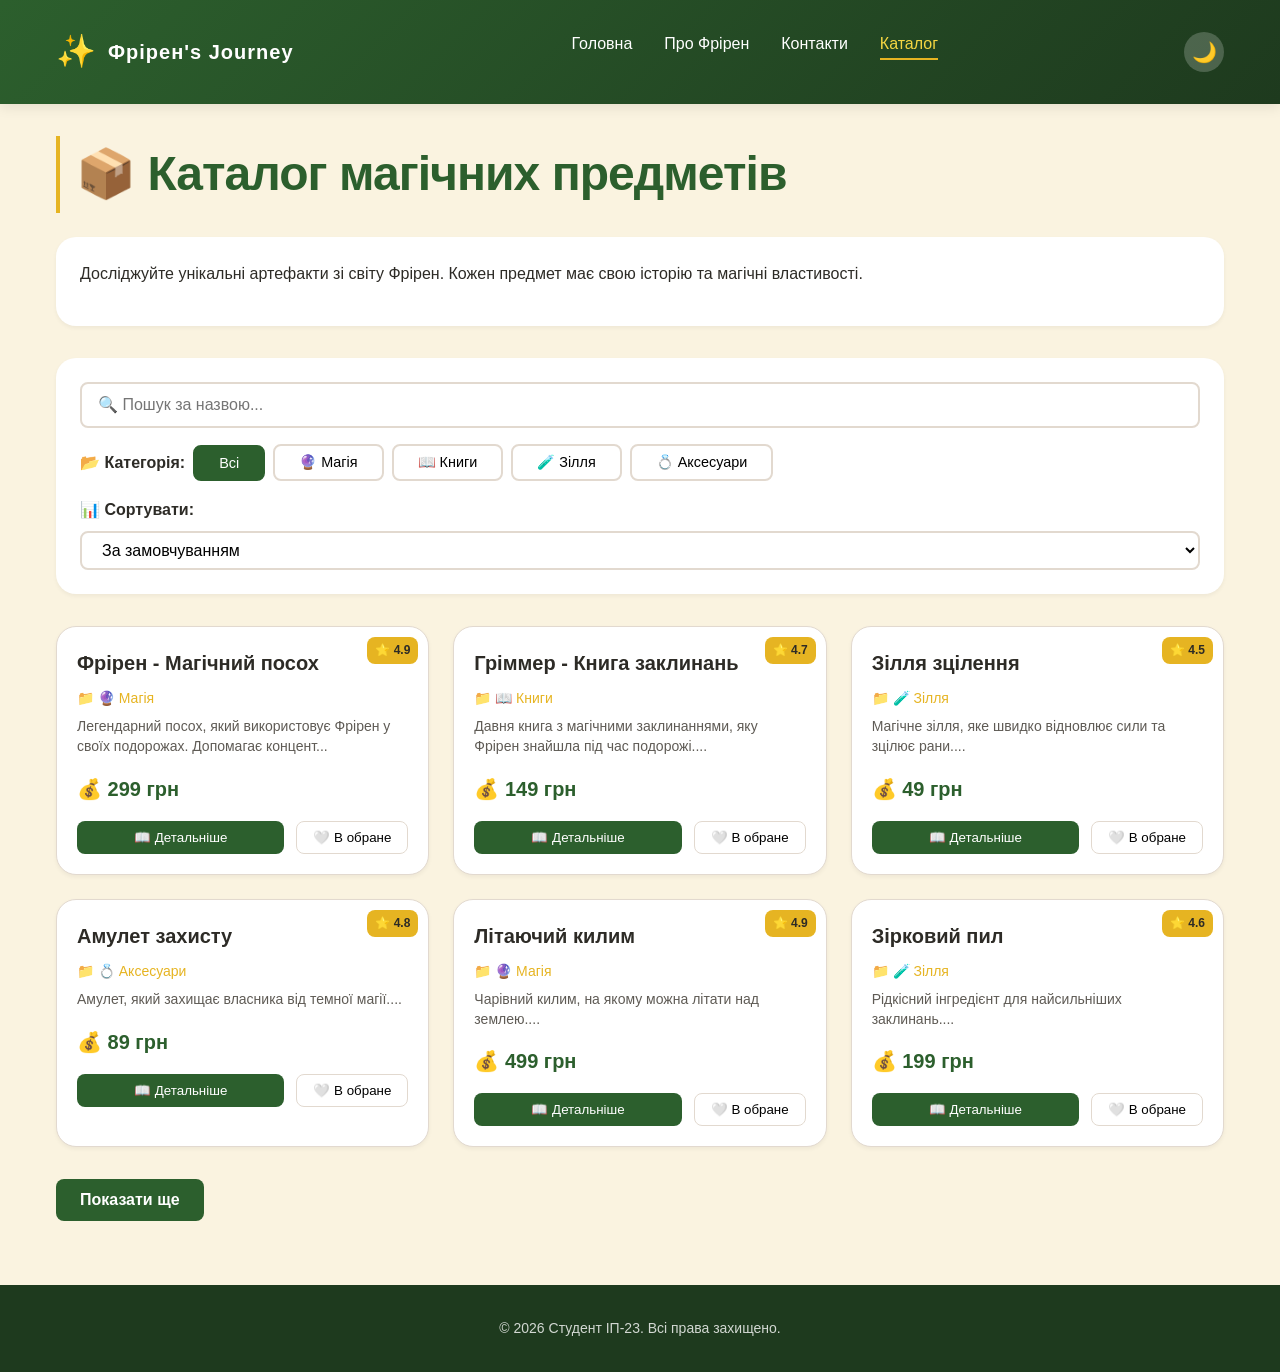
<file: pages/catalog.html>
<!DOCTYPE html>
<html lang="uk">
<head>
    <meta charset="UTF-8">
    <meta name="viewport" content="width=device-width, initial-scale=1.0">
    <title>Каталог магічних предметів | Фрірен</title>
    <link rel="stylesheet" href="../styles/style.css">
    <link rel="stylesheet" href="../styles/responsive.css">
</head>
<body>
    <header class="site-header">
        <div class="container">
            <div class="logo">
                <span class="logo-icon">✨</span>
                <span class="logo-text">Фрірен's Journey</span>
            </div>
            <button class="menu-toggle" aria-label="Меню" aria-expanded="false">☰</button>
            <nav>
                <ul class="nav-list">
                    <li><a href="../index.html">Головна</a></li>
                    <li><a href="about.html">Про Фрірен</a></li>
                    <li><a href="contact.html">Контакти</a></li>
                    <li><a href="catalog.html">Каталог</a></li>
                </ul>
            </nav>
            <button class="theme-switch" aria-label="Змінити тему">🌙</button>
        </div>
    </header>

    <main>
        <div class="container">
            <h1>📦 Каталог магічних предметів</h1>
            
            <div class="section">
                <p>Досліджуйте унікальні артефакти зі світу Фрірен. Кожен предмет має свою історію та магічні властивості.</p>
            </div>

           
            <div class="catalog-controls">
               
                <div class="search-box">
                    <input type="text" id="searchInput" placeholder="🔍 Пошук за назвою..." class="search-input">
                </div>

             
                <div class="filter-controls">
                    <span>📂 Категорія:</span>
                    <button class="filter-btn active" data-category="all">Всі</button>
                    <button class="filter-btn" data-category="magic">🔮 Магія</button>
                    <button class="filter-btn" data-category="book">📖 Книги</button>
                    <button class="filter-btn" data-category="potion">🧪 Зілля</button>
                    <button class="filter-btn" data-category="accessory">💍 Аксесуари</button>
                </div>

         
                <div class="sort-controls">
                    <span>📊 Сортувати:</span>
                    <select id="sortSelect" class="sort-select">
                        <option value="default">За замовчуванням</option>
                        <option value="title-asc">За назвою (А-Я)</option>
                        <option value="title-desc">За назвою (Я-А)</option>
                        <option value="price-asc">За ціною (від дешевих)</option>
                        <option value="price-desc">За ціною (від дорогих)</option>
                        <option value="rating-desc">За рейтингом (високі)</option>
                    </select>
                </div>
            </div>

            <div id="loadingState" class="loading-state">
                <div class="spinner"></div>
                <p>Завантаження магічних предметів...</p>
            </div>

   
            <div id="errorState" class="error-state" style="display: none;">
                <p>❌ Сталася помилка при завантаженні даних. Спробуйте пізніше.</p>
            </div>

            <div id="emptyState" class="empty-state" style="display: none;">
                <p>🔍 Нічого не знайдено за вашим запитом.</p>
            </div>

            <div id="catalogContainer" class="catalog-grid"></div>

            <div class="pagination-controls">
                <button id="loadMoreBtn" class="btn btn-primary">Показати ще</button>
            </div>
        </div>
    </main>

    <div class="modal" id="detailsModal">
        <div class="modal-content">
            <span class="modal-close">&times;</span>
            <div id="modalDetails"></div>
        </div>
    </div>

   
    <button class="back-to-top" aria-label="Вгору">↑</button>

    <footer class="site-footer">
        <div class="container">
            <p>&copy; <span class="current-year">2026</span> Студент ІП-23. Всі права захищено.</p>
        </div>
    </footer>

    <script src="../js/main.js" defer></script>
    <script src="../js/catalog.js" defer></script>
</body>
</html>
</file>
<file: styles/style.css>
:root {
    
    --color-primary: #2c5f2d;      
    --color-primary-dark: #1e3a1e; 
    --color-accent: #e6b422;       
    --color-accent-light: #f5d742; 
    --color-bg: #faf3e0;           
    --color-surface: #ffffff;     
    --color-text: #2d2b26;         
    --color-text-light: #5f5b55;   
    --color-border: #e2d9cf;       
    --color-error: #c44b3c;       
    --color-success: #4a7c59;      
  
    --shadow-sm: 0 2px 4px rgba(0, 0, 0, 0.05);
    --shadow-md: 0 4px 12px rgba(0, 0, 0, 0.08);
    --shadow-lg: 0 8px 24px rgba(0, 0, 0, 0.12);
    
 
    --radius-sm: 8px;
    --radius-md: 12px;
    --radius-lg: 20px;
    
    --transition: all 0.3s ease;
}


*,
*::before,
*::after {
    margin: 0;
    padding: 0;
    box-sizing: border-box;
}


body {
    font-family: 'Segoe UI', 'Roboto', 'Helvetica Neue', Arial, sans-serif;
    line-height: 1.6;
    color: var(--color-text);
    background-color: var(--color-bg);
    min-height: 100vh;
    display: flex;
    flex-direction: column;
}


.container {
    max-width: 1200px;
    width: calc(100% - 48px);
    margin: 0 auto;
    padding: 0 16px;
}


h1 {
    font-size: 2.5rem;
    margin-bottom: 1.5rem;
    color: var(--color-primary);
    font-weight: 700;
    letter-spacing: -0.02em;
    border-left: 4px solid var(--color-accent);
    padding-left: 1rem;
}

h2 {
    font-size: 1.75rem;
    margin: 1.5rem 0 1rem 0;
    color: var(--color-primary-dark);
    font-weight: 600;
}

h3 {
    font-size: 1.25rem;
    margin: 1rem 0 0.75rem 0;
    color: var(--color-text);
    font-weight: 600;
}


p {
    margin-bottom: 1rem;
    color: var(--color-text);
}

strong {
    color: var(--color-primary);
    font-weight: 600;
}

em {
    font-style: italic;
    color: var(--color-accent);
    background-color: rgba(230, 180, 34, 0.1);
    padding: 0.1rem 0.3rem;
    border-radius: var(--radius-sm);
}


.site-header {
    background: linear-gradient(135deg, var(--color-primary) 0%, var(--color-primary-dark) 100%);
    box-shadow: var(--shadow-md);
    position: sticky;
    top: 0;
    z-index: 100;
    padding: 1rem 0;
}

.site-header .container {
    display: flex;
    justify-content: space-between;
    align-items: center;
    flex-wrap: wrap;
    gap: 1rem;
}

.logo {
    display: flex;
    align-items: center;
    gap: 0.75rem;
}

.logo-icon {
    font-size: 2rem;
}

.logo-text {
    color: white;
    font-weight: 700;
    font-size: 1.25rem;
    letter-spacing: 1px;
}

.nav-list {
    display: flex;
    gap: 2rem;
    list-style: none;
}

.nav-list a {
    color: white;
    text-decoration: none;
    font-weight: 500;
    padding: 0.5rem 0;
    transition: var(--transition);
    position: relative;
}

.nav-list a::after {
    content: '';
    position: absolute;
    bottom: 0;
    left: 0;
    width: 0;
    height: 2px;
    background-color: var(--color-accent);
    transition: var(--transition);
}

.nav-list a:hover::after,
.nav-list a.active::after {
    width: 100%;
}

.nav-list a:hover,
.nav-list a.active {
    color: var(--color-accent-light);
}


main {
    flex: 1;
    padding: 2rem 0;
}


.section {
    background: var(--color-surface);
    border-radius: var(--radius-lg);
    padding: 1.5rem;
    margin-bottom: 2rem;
    box-shadow: var(--shadow-sm);
    transition: var(--transition);
}

.section:hover {
    box-shadow: var(--shadow-md);
}

.card {
    background: var(--color-surface);
    border-radius: var(--radius-md);
    padding: 1.5rem;
    box-shadow: var(--shadow-sm);
    transition: var(--transition);
}

.card:hover {
    transform: translateY(-2px);
    box-shadow: var(--shadow-md);
}


ul, ol {
    margin: 1rem 0 1.5rem 1.5rem;
    padding-left: 0.5rem;
}

li {
    margin-bottom: 0.5rem;
    line-height: 1.5;
}

.styled-list {
    list-style: none;
    margin-left: 0;
}

.styled-list li {
    padding: 0.5rem 0 0.5rem 1.5rem;
    position: relative;
}

.styled-list li::before {
    content: '✨';
    position: absolute;
    left: 0;
    color: var(--color-accent);
}

.styled-ol {
    background: var(--color-bg);
    padding: 1rem 1rem 1rem 2rem;
    border-radius: var(--radius-md);
    list-style-position: inside;
}

.styled-ol li::marker {
    color: var(--color-accent);
    font-weight: bold;
}


figure {
    margin: 1.5rem 0;
    text-align: center;
}

figure img {
    max-width: 100%;
    height: auto;
    border-radius: var(--radius-md);
    box-shadow: var(--shadow-md);
    transition: var(--transition);
}

figure img:hover {
    transform: scale(1.02);
    box-shadow: var(--shadow-lg);
}

figcaption {
    margin-top: 0.75rem;
    font-size: 0.875rem;
    color: var(--color-text-light);
    font-style: italic;
}


.table-wrapper {
    overflow-x: auto;
    margin: 1.5rem 0;
}

table {
    width: 100%;
    border-collapse: collapse;
    background: var(--color-surface);
    border-radius: var(--radius-md);
    overflow: hidden;
    box-shadow: var(--shadow-sm);
}

caption {
    caption-side: bottom;
    padding: 0.75rem;
    font-size: 0.875rem;
    color: var(--color-text-light);
    margin-top: 0.5rem;
}

th {
    background: var(--color-primary);
    color: white;
    padding: 0.75rem 1rem;
    font-weight: 600;
    text-align: left;
}

td {
    padding: 0.75rem 1rem;
    border-bottom: 1px solid var(--color-border);
}

tbody tr:nth-child(even) {
    background-color: rgba(44, 95, 45, 0.05);
}

tbody tr:hover {
    background-color: rgba(230, 180, 34, 0.1);
    transition: var(--transition);
}

.media-card {
    background: var(--color-surface);
    border-radius: var(--radius-lg);
    padding: 1.5rem;
    margin-bottom: 1.5rem;
    box-shadow: var(--shadow-sm);
}

.media-card h2 {
    margin-top: 0;
    border-left: 3px solid var(--color-accent);
    padding-left: 1rem;
}

video, audio {
    width: 100%;
    max-width: 100%;
    border-radius: var(--radius-md);
    margin: 1rem 0;
}

video {
    max-height: 450px;
    object-fit: cover;
}

.media-flex {
    display: flex;
    gap: 2rem;
    flex-wrap: wrap;
    margin-top: 1.5rem;
}

.media-flex .media-card {
    flex: 1;
    min-width: 250px;
}

.form-card {
    background: var(--color-surface);
    border-radius: var(--radius-lg);
    padding: 2rem;
    box-shadow: var(--shadow-md);
    max-width: 700px;
    margin: 0 auto;
}

.form-group {
    margin-bottom: 1.25rem;
}

.form-group label {
    display: block;
    margin-bottom: 0.5rem;
    font-weight: 500;
    color: var(--color-text);
}

.form-group label .required {
    color: var(--color-error);
    margin-left: 0.25rem;
}

input,
select,
textarea {
    width: 100%;
    padding: 0.75rem 1rem;
    border: 2px solid var(--color-border);
    border-radius: var(--radius-sm);
    font-size: 1rem;
    font-family: inherit;
    background: white;
    transition: var(--transition);
}

input:focus,
select:focus,
textarea:focus {
    outline: none;
    border-color: var(--color-primary);
    box-shadow: 0 0 0 3px rgba(44, 95, 45, 0.15);
}

input:hover,
select:hover,
textarea:hover {
    border-color: var(--color-accent);
}

input:required:invalid:not(:placeholder-shown) {
    border-color: var(--color-error);
}

input:required:valid:not(:placeholder-shown) {
    border-color: var(--color-success);
}

fieldset {
    border: 2px solid var(--color-border);
    border-radius: var(--radius-md);
    padding: 1rem 1.5rem;
    margin: 1rem 0;
}

legend {
    padding: 0 0.5rem;
    font-weight: 600;
    color: var(--color-primary);
}

.radio-group {
    display: flex;
    gap: 1.5rem;
    flex-wrap: wrap;
}

.radio-group label {
    display: inline-flex;
    align-items: center;
    gap: 0.5rem;
    font-weight: normal;
    cursor: pointer;
}

.radio-group input[type="radio"],
.checkbox-group input[type="checkbox"] {
    width: auto;
    cursor: pointer;
    accent-color: var(--color-primary);
}

.checkbox-group {
    margin: 1rem 0;
}

.checkbox-group label {
    display: inline-flex;
    align-items: center;
    gap: 0.5rem;
    cursor: pointer;
}

.button-group {
    display: flex;
    gap: 1rem;
    flex-wrap: wrap;
    margin-top: 1.5rem;
}

.btn {
    padding: 0.75rem 1.5rem;
    border: none;
    border-radius: var(--radius-sm);
    font-size: 1rem;
    font-weight: 600;
    cursor: pointer;
    transition: var(--transition);
    font-family: inherit;
}

.btn-primary {
    background: var(--color-primary);
    color: white;
}

.btn-primary:hover {
    background: var(--color-primary-dark);
    transform: translateY(-1px);
    box-shadow: var(--shadow-md);
}

.btn-primary:active {
    transform: translateY(0);
}

.btn-secondary {
    background: var(--color-border);
    color: var(--color-text);
}

.btn-secondary:hover {
    background: #d4c9bc;
    transform: translateY(-1px);
}

.site-footer {
    background: var(--color-primary-dark);
    color: rgba(255, 255, 255, 0.8);
    padding: 2rem 0;
    margin-top: auto;
    text-align: center;
    font-size: 0.875rem;
}

.site-footer p {
    color: rgba(255, 255, 255, 0.8);
    margin-bottom: 0;
}


.text-center {
    text-align: center;
}

.mt-0 { margin-top: 0; }
.mb-0 { margin-bottom: 0; }
.mt-2 { margin-top: 0.5rem; }
.mb-2 { margin-bottom: 0.5rem; }
.mt-4 { margin-top: 1rem; }
.mb-4 { margin-bottom: 1rem; }

.btn-primary {
    position: relative;
    overflow: hidden;
}

.btn-primary::after {
    content: '';
    position: absolute;
    top: 50%;
    left: 50%;
    width: 0;
    height: 0;
    background: rgba(255, 255, 255, 0.3);
    border-radius: 50%;
    transform: translate(-50%, -50%);
    transition: width 0.6s, height 0.6s;
}

.btn-primary:active::after {
    width: 300px;
    height: 300px;
}


body.theme-dark {
    background-color: #1a1a2e !important;
}

body.theme-dark .container {
    background-color: transparent;
}

body.theme-dark .section,
body.theme-dark .card,
body.theme-dark .form-card,
body.theme-dark .media-card,
body.theme-dark .accordion-item,
body.theme-dark .accordion-header,
body.theme-dark .accordion-content,
body.theme-dark .character-card {
    background-color: #16213e !important;
}

body.theme-dark .filter-btn {
    background-color: #16213e !important;
}

body.theme-dark .filter-btn.active {
    background-color: var(--color-primary) !important;
}

body.theme-dark h1,
body.theme-dark h2,
body.theme-dark h3,
body.theme-dark p,
body.theme-dark li,
body.theme-dark figcaption {
    color: #eef5ff !important;
}

body.theme-dark table {
    background-color: #16213e !important;
}

body.theme-dark td {
    border-bottom-color: #2a3b5c !important;
}

body.theme-dark input,
body.theme-dark select,
body.theme-dark textarea {
    background-color: #0f172a !important;
    border-color: #2a3b5c !important;
    color: #eef5ff !important;
}

body.theme-dark .site-header {
    background: linear-gradient(135deg, #2c2c4a 0%, #1a1a3e 100%) !important;
}

body.theme-dark .site-footer {
    background: #1a1a3e !important;
}

body.theme-dark .styled-ol {
    background-color: rgba(153, 50, 204, 0.1) !important;
}

body.theme-dark tbody tr:nth-child(even) {
    background-color: rgba(153, 50, 204, 0.1) !important;
}

.back-to-top {
    position: fixed;
    bottom: 30px;
    right: 30px;
    width: 50px;
    height: 50px;
    background: var(--color-primary);
    color: white;
    border: none;
    border-radius: 50%;
    cursor: pointer;
    opacity: 0;
    visibility: hidden;
    transition: all 0.3s;
    font-size: 24px;
}

.back-to-top.visible {
    opacity: 1;
    visibility: visible;
}

.back-to-top:hover {
    background: var(--color-accent);
    transform: translateY(-3px);
}


.accordion-item {
    border: 1px solid var(--color-border);
    border-radius: var(--radius-md);
    margin-bottom: 1rem;
    overflow: hidden;
}

.accordion-header {
    width: 100%;
    padding: 1rem;
    background: var(--color-surface);
    border: none;
    text-align: left;
    font-weight: 600;
    cursor: pointer;
    display: flex;
    justify-content: space-between;
    align-items: center;
    transition: var(--transition);
}

.accordion-header:hover {
    background: rgba(230, 180, 34, 0.1);
}

.accordion-content {
    max-height: 0;
    padding: 0 1rem;
    overflow: hidden;
    transition: max-height 0.3s ease-out;
    background: var(--color-surface);
}

.accordion-item.active .accordion-content {
    max-height: 200px;
    padding: 0 1rem 1rem 1rem;
}

.accordion-header span {
    transition: transform 0.3s;
}

.accordion-item.active .accordion-header span {
    transform: rotate(180deg);
}

.theme-switch {
    background: rgba(255, 255, 255, 0.2);
    border: none;
    border-radius: 50%;
    width: 40px;
    height: 40px;
    cursor: pointer;
    font-size: 20px;
    transition: all 0.3s ease;
}

.theme-switch:hover {
    transform: scale(1.1);
    background: rgba(255, 255, 255, 0.3);
}

.modal {
    display: none;
    position: fixed;
    top: 0;
    left: 0;
    width: 100%;
    height: 100%;
    background: rgba(0, 0, 0, 0.9);
    z-index: 1000;
    justify-content: center;
    align-items: center;
}

.modal.active {
    display: flex;
}

.modal-content {
    position: relative;
    max-width: 90%;
    max-height: 90%;
}

.modal-content img {
    width: 100%;
    height: auto;
    border-radius: 10px;
}

.modal-close {
    position: absolute;
    top: -40px;
    right: 0;
    color: white;
    font-size: 35px;
    cursor: pointer;
    transition: all 0.3s ease;
}

.modal-close:hover {
    color: var(--color-accent);
    transform: scale(1.1);
}

.filter-buttons {
    display: flex;
    gap: 1rem;
    flex-wrap: wrap;
    margin-bottom: 1.5rem;
}

.filter-btn {
    padding: 0.5rem 1.5rem;
    background: var(--color-surface);
    border: 2px solid var(--color-border);
    border-radius: var(--radius-sm);
    cursor: pointer;
    transition: all 0.3s ease;
    font-family: inherit;
    font-size: 0.9rem;
}

.filter-btn.active {
    background: var(--color-primary);
    color: white;
    border-color: var(--color-primary);
}

.filter-btn:hover {
    border-color: var(--color-accent);
    transform: translateY(-2px);
}

.characters-grid {
    display: grid;
    grid-template-columns: repeat(auto-fill, minmax(250px, 1fr));
    gap: 1.5rem;
    margin-top: 1rem;
}

.character-card {
    padding: 1.25rem;
    background: var(--color-surface);
    border-radius: var(--radius-md);
    box-shadow: var(--shadow-sm);
    transition: all 0.3s ease;
    border: 1px solid var(--color-border);
}

.character-card:hover {
    transform: translateY(-3px);
    box-shadow: var(--shadow-md);
    border-color: var(--color-accent);
}

.character-card h3 {
    margin-top: 0;
    margin-bottom: 0.5rem;
}

.character-card p {
    margin-bottom: 0;
    color: var(--color-text-light);
}


#charCounter {
    display: block;
    font-size: 0.75rem;
    margin-top: 0.25rem;
    color: var(--color-text-light);
}

#nameError, #emailError, #messageError {
    display: block;
    font-size: 0.875rem;
    margin-top: 0.25rem;
}

#draftIndicator {
    font-size: 0.875rem;
    margin-bottom: 1rem;
    padding: 0.5rem;
    border-radius: var(--radius-sm);
    background: rgba(0, 0, 0, 0.05);
    text-align: center;
}

#formError {
    font-size: 0.875rem;
    margin-bottom: 1rem;
    text-align: center;
}

.catalog-controls {
    background: var(--color-surface);
    border-radius: var(--radius-lg);
    padding: 1.5rem;
    margin-bottom: 2rem;
    box-shadow: var(--shadow-sm);
}

.search-box {
    margin-bottom: 1rem;
}

.search-input {
    width: 100%;
    padding: 0.75rem 1rem;
    border: 2px solid var(--color-border);
    border-radius: var(--radius-sm);
    font-size: 1rem;
}

.filter-controls {
    display: flex;
    flex-wrap: wrap;
    gap: 0.5rem;
    margin-bottom: 1rem;
    align-items: center;
}

.filter-controls span,
.sort-controls span {
    font-weight: 600;
    color: var(--color-text);
}

.sort-controls {
    display: flex;
    flex-wrap: wrap;
    gap: 0.5rem;
    align-items: center;
}

.sort-select {
    padding: 0.5rem 1rem;
    border: 2px solid var(--color-border);
    border-radius: var(--radius-sm);
    background: var(--color-surface);
    cursor: pointer;
}


.catalog-grid {
    display: grid;
    grid-template-columns: repeat(auto-fill, minmax(300px, 1fr));
    gap: 1.5rem;
    margin: 2rem 0;
}


.catalog-card {
    background: var(--color-surface);
    border-radius: var(--radius-lg);
    overflow: hidden;
    box-shadow: var(--shadow-sm);
    transition: all 0.3s ease;
    position: relative;
    border: 1px solid var(--color-border);
}

.catalog-card:hover {
    transform: translateY(-5px);
    box-shadow: var(--shadow-lg);
}

.card-badge {
    position: absolute;
    top: 10px;
    right: 10px;
    background: var(--color-accent);
    color: #2d2b26;
    padding: 0.25rem 0.5rem;
    border-radius: var(--radius-sm);
    font-size: 0.75rem;
    font-weight: bold;
}

.card-content {
    padding: 1.25rem;
}

.card-content h3 {
    margin: 0 0 0.5rem 0;
    font-size: 1.25rem;
}

.card-category {
    color: var(--color-accent);
    font-size: 0.875rem;
    margin-bottom: 0.5rem;
}

.card-description {
    color: var(--color-text-light);
    font-size: 0.875rem;
    margin-bottom: 1rem;
    line-height: 1.4;
}

.card-price {
    font-size: 1.25rem;
    font-weight: bold;
    color: var(--color-primary);
    margin-bottom: 1rem;
}

.card-buttons {
    display: flex;
    gap: 0.75rem;
    flex-wrap: wrap;
}

.btn-details {
    flex: 1;
    padding: 0.5rem 1rem;
    background: var(--color-primary);
    color: white;
    border: none;
    border-radius: var(--radius-sm);
    cursor: pointer;
    transition: all 0.3s;
}

.btn-details:hover {
    background: var(--color-primary-dark);
}

.btn-favorite {
    padding: 0.5rem 1rem;
    background: var(--color-surface);
    border: 1px solid var(--color-border);
    border-radius: var(--radius-sm);
    cursor: pointer;
    transition: all 0.3s;
}

.btn-favorite.active {
    background: #ff6b6b;
    color: white;
    border-color: #ff6b6b;
}

.btn-favorite:hover {
    background: rgba(255, 107, 107, 0.1);
}


.loading-state {
    text-align: center;
    padding: 3rem;
}

.spinner {
    width: 50px;
    height: 50px;
    border: 4px solid var(--color-border);
    border-top-color: var(--color-primary);
    border-radius: 50%;
    animation: spin 1s linear infinite;
    margin: 0 auto 1rem;
}

@keyframes spin {
    to { transform: rotate(360deg); }
}

.error-state,
.empty-state {
    text-align: center;
    padding: 3rem;
    background: var(--color-surface);
    border-radius: var(--radius-lg);
    color: var(--color-error);
}


.pagination-controls {
    text-align: center;
    margin: 2rem 0;
}


#modalDetails {
    padding: 1rem;
}

#modalDetails h2 {
    margin-top: 0;
}

.detail-category,
.detail-rating,
.detail-price {
    margin-bottom: 0.5rem;
}

.detail-description {
    margin: 1rem 0;
    line-height: 1.6;
}

.btn-favorite-detail {
    padding: 0.75rem 1.5rem;
    background: var(--color-primary);
    color: white;
    border: none;
    border-radius: var(--radius-sm);
    cursor: pointer;
    width: 100%;
}

body.theme-dark .catalog-card {
    background: var(--color-surface);
}

body.theme-dark .btn-favorite {
    background: #0f172a;
}
</file>
<file: styles/responsive.css>
@media (max-width: 768px) {
 
    .container {
        width: calc(100% - 32px);
        padding: 0 12px;
    }
    
    h1 {
        font-size: 1.75rem;
        border-left-width: 3px;
        padding-left: 0.75rem;
    }
    
    h2 {
        font-size: 1.5rem;
    }
    
    h3 {
        font-size: 1.125rem;
    }
    
    .site-header .container {
        flex-direction: column;
        text-align: center;
    }
    
    .logo {
        justify-content: center;
    }
    
    .nav-list {
        flex-direction: column;
        gap: 0.75rem;
        width: 100%;
    }
    
    .nav-list li {
        width: 100%;
    }
    
    .nav-list a {
        display: block;
        padding: 0.5rem;
        border-radius: var(--radius-sm);
    }
    
    .nav-list a:hover {
        background: rgba(255, 255, 255, 0.1);
    }
    
    .nav-list a::after {
        display: none;
    }
    
    .section,
    .card {
        padding: 1rem;
    }
    
    .table-wrapper {
        overflow-x: auto;
    }
    
    table {
        font-size: 0.875rem;
    }
    
    th, td {
        padding: 0.5rem;
    }
    
    .media-flex {
        flex-direction: column;
        gap: 1rem;
    }
    
    .media-flex .media-card {
        min-width: 100%;
    }
    
    .form-card {
        padding: 1.25rem;
        margin: 0 0.5rem;
    }
    
    .radio-group {
        flex-direction: column;
        gap: 0.75rem;
    }
    
    .button-group {
        flex-direction: column;
    }
    
    .btn {
        width: 100%;
        text-align: center;
    }

    video {
        max-height: 300px;
    }
    
    ul, ol {
        margin-left: 1rem;
    }
    
    figure img {
        max-width: 100%;
    }
}


@media (max-width: 480px) {
 
    h1 {
        font-size: 1.5rem;
    }
    
    h2 {
        font-size: 1.25rem;
    }
    
    .container {
        width: calc(100% - 24px);
    }
    
    main {
        padding: 1rem 0;
    }
    
    .section,
    .card {
        padding: 0.875rem;
        margin-bottom: 1rem;
    }
    
    table {
        font-size: 0.75rem;
    }
    
    th, td {
        padding: 0.375rem;
    }
    
    input,
    select,
    textarea {
        padding: 0.5rem 0.75rem;
        font-size: 0.875rem;
    }
    
    .btn {
        padding: 0.5rem 1rem;
        font-size: 0.875rem;
    }
    
 
    video {
        max-height: 250px;
    }
    
    audio {
        width: 100%;
    }
    
 
    .styled-list li::before {
        font-size: 0.875rem;
    }
    
    /* Footer */
    .site-footer {
        padding: 1rem 0;
        font-size: 0.75rem;
    }
}


@media (min-width: 1200px) {
    .container {
        max-width: 1200px;
    }
    
    h1 {
        font-size: 3rem;
    }
    
    h2 {
        font-size: 2rem;
    }
    
    .card {
        padding: 2rem;
    }
}


@media (prefers-color-scheme: dark) {
    :root {
        --color-bg: #1a1a2e;
        --color-surface: #16213e;
        --color-text: #eef5ff;
        --color-text-light: #b8c7e7;
        --color-border: #2a3b5c;
        --color-primary: #9932CC;
        --color-primary-dark: #9932CC;
    }
    
    body {
        background-color: var(--color-bg);
    }
    
    .section,
    .card,
    .form-card,
    .media-card {
        background-color: var(--color-surface);
    }
    
    input,
    select,
    textarea {
        background-color: #0f172a;
        border-color: var(--color-border);
        color: var(--color-text);
    }
    
    .styled-ol {
        background-color: rgba(74, 159, 110, 0.1);
    }
    
    tbody tr:nth-child(even) {
        background-color: rgba(74, 159, 110, 0.1);
    }
}


.menu-toggle {
    display: none;
    background: none;
    border: none;
    cursor: pointer;
    font-size: 28px;
    color: white;
    padding: 0.5rem;
}

@media (max-width: 768px) {
    .menu-toggle {
        display: block;
    }
    
    .site-header .container {
        flex-wrap: wrap;
        justify-content: space-between;
    }
    
    .nav-list {
        display: none;
        width: 100%;
        flex-direction: column;
        text-align: center;
        margin-top: 1rem;
    }
    
    .nav-list.active {
        display: flex;
    }
}


.theme-switch {
    background: rgba(255,255,255,0.2);
    border: none;
    border-radius: 50%;
    width: 40px;
    height: 40px;
    cursor: pointer;
    font-size: 20px;
    transition: all 0.3s;
}

.theme-switch:hover {
    transform: scale(1.1);
    background: rgba(255,255,255,0.3);
}


.back-to-top {
    position: fixed;
    bottom: 30px;
    right: 30px;
    width: 50px;
    height: 50px;
    background: var(--color-primary);
    color: white;
    border: none;
    border-radius: 50%;
    cursor: pointer;
    opacity: 0;
    visibility: hidden;
    transition: all 0.3s;
    font-size: 24px;
    z-index: 999;
}

.back-to-top.visible {
    opacity: 1;
    visibility: visible;
}

.back-to-top:hover {
    background: var(--color-accent);
    transform: translateY(-3px);
}


.modal {
    display: none;
    position: fixed;
    top: 0;
    left: 0;
    width: 100%;
    height: 100%;
    background: rgba(0,0,0,0.9);
    z-index: 1000;
    justify-content: center;
    align-items: center;
}

.modal.active {
    display: flex;
}

.modal-content {
    position: relative;
    max-width: 90%;
    max-height: 90%;
}

.modal-content img {
    width: 100%;
    height: auto;
    border-radius: 10px;
}

.modal-close {
    position: absolute;
    top: -40px;
    right: 0;
    color: white;
    font-size: 35px;
    cursor: pointer;
}

.modal-close:hover {
    color: var(--color-accent);
}


.accordion-item {
    border: 1px solid var(--color-border);
    border-radius: var(--radius-md);
    margin-bottom: 1rem;
    overflow: hidden;
}

.accordion-header {
    width: 100%;
    padding: 1rem;
    background: var(--color-surface);
    border: none;
    text-align: left;
    font-weight: 600;
    cursor: pointer;
    display: flex;
    justify-content: space-between;
    align-items: center;
    transition: var(--transition);
}

.accordion-header:hover {
    background: rgba(230, 180, 34, 0.1);
}

.accordion-content {
    max-height: 0;
    padding: 0 1rem;
    overflow: hidden;
    transition: max-height 0.3s ease-out;
    background: var(--color-surface);
}

.accordion-item.active .accordion-content {
    max-height: 200px;
    padding: 0 1rem 1rem 1rem;
}

.accordion-header span {
    transition: transform 0.3s;
}

.accordion-item.active .accordion-header span {
    transform: rotate(180deg);
}


.filter-buttons {
    display: flex;
    gap: 1rem;
    flex-wrap: wrap;
    margin-bottom: 1.5rem;
}

.filter-btn {
    padding: 0.5rem 1.5rem;
    background: var(--color-surface);
    border: 2px solid var(--color-border);
    border-radius: var(--radius-sm);
    cursor: pointer;
    transition: all 0.3s;
}

.filter-btn.active {
    background: var(--color-primary);
    color: white;
    border-color: var(--color-primary);
}

.filter-btn:hover {
    border-color: var(--color-accent);
}

.character-card {
    padding: 1rem;
    background: var(--color-surface);
    border-radius: var(--radius-md);
    margin-bottom: 1rem;
    transition: all 0.3s;
}

.characters-grid {
    display: grid;
    grid-template-columns: repeat(auto-fill, minmax(250px, 1fr));
    gap: 1rem;
}


body.theme-dark {
    --color-bg: #1a1a2e;
    --color-surface: #16213e;
    --color-text: #eef5ff;
    --color-text-light: #b8c7e7;
    --color-border: #2a3b5c;
}

body.theme-dark .section,
body.theme-dark .card,
body.theme-dark .form-card,
body.theme-dark .media-card,
body.theme-dark .accordion-header,
body.theme-dark .accordion-content,
body.theme-dark .character-card {
    background-color: var(--color-surface);
}
</file>
